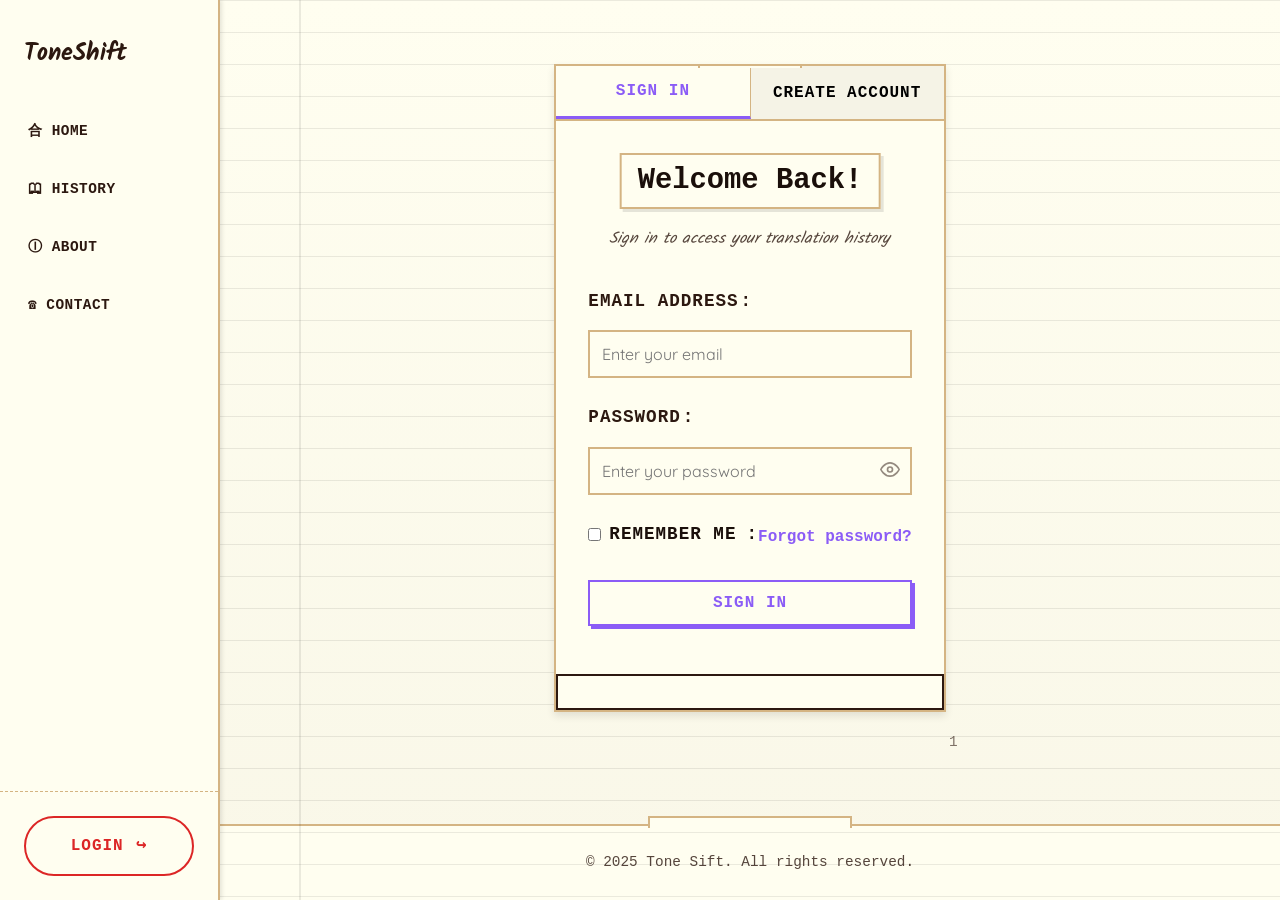
<file: frontend/index.html>
<!DOCTYPE html>
<html lang="en">
<head>
    <meta charset="UTF-8">
    <meta name="viewport" content="width=device-width, initial-scale=1.0">
    <title>Gen-Z to Formal Translator</title>
    <link href="https://fonts.googleapis.com/css2?family=Comfortaa:wght@300;400;700&family=Kalam:wght@300;400;700&family=Quicksand:wght@300;400;600&display=swap" rel="stylesheet">
    <link rel="stylesheet" href="styles.css">
    <script>
        try {
            const storage = JSON.parse(localStorage.getItem('genzTranslator') || '{}');
            const user = storage.user;
            if (user && user.loggedIn) {
                document.addEventListener('DOMContentLoaded', () => {
                    const navProfileName = document.querySelector('.profile-name');
                    if (navProfileName) {
                        navProfileName.textContent = user.name || 'User Name';
                    }
                    const navProfileImage = document.querySelector('.profile-image-nav');
                    if (navProfileImage) {
                        navProfileImage.textContent = (user.name || user.email || 'U').charAt(0).toUpperCase();
                    }
                });
            }
        } catch (e) {
            // ignore
        }
    </script>
</head>
<body>
<nav class="navbar">
    <div class="nav-container">
        <div class="logo">
            <h1 class="brand">
                <svg width="28" height="28" viewBox="0 0 24 24" fill="none" xmlns="http://www.w3.org/2000/svg" aria-hidden="true">
                    <circle cx="12" cy="12" r="10" fill="#8b5cf6" opacity="0.18"/>
                    <path d="M8 12c1.2-2 3.8-3 6-2" stroke="#8b5cf6" stroke-width="1.6" stroke-linecap="round" stroke-linejoin="round"/>
                    <path d="M8 15c1.6-.5 3.4-.5 5 0" stroke="#7c5cff" stroke-width="1.6" stroke-linecap="round" stroke-linejoin="round"/>
                </svg>
                <span>ToneShift</span>
            </h1>
        </div>
        <ul class="nav-menu">
            <li><a href="index.html"> 𖠿 Home</a></li>
            <li><a href="history.html"> 🕮 History</a></li>
            <li><a href="about.html"> ⓘ About</a></li>
            <li><a href="contact.html"> ☎ Contact</a></li>
            <!-- Profile section in nav -->
            <li class="profile-nav">
                <div class="profile-section-nav">
                    <a href="profile.html" class="profile-nav-item">
                        <div class="profile-image-nav">U</div>
                        <div class="profile-text-nav">
                            <div class="profile-name">User Name</div>
                        </div>
                    </a>
                </div>
            </li>
        </ul>

        <!-- login/logout button -->
        <div class="navbar-bottom">
             <a href="login.html" class="logout-btn" id="auth-link">🔐 Login</a>
        </div>
    </div>
</nav>

    <main class="container">
        <div class="hero-section">
            <h2 class="hero-title">Transform Your Slang Here ! </h2>
            <p class="hero-subtitle">Make your messages corporate-ready, academic, or formal in seconds</p>
        </div>

        <div class="translator-box">
            <div class="input-section">
                <label for="input-text">Enter Gen-Z Text:</label>
                <textarea id="input-text" placeholder="Type your Gen-Z slang here... e.g., 'no cap, that presentation was fire!'"></textarea>
                <div class="tone-selector">
                    <label for="tone-select">Translation Tone:</label>
                    <select id="tone-select">
                        <option value="corporate">Corporate</option>
                        <option value="academic">Academic</option>
                        <option value="formal">Formal</option>
                    </select>
                </div>
                <button id="translate-btn" class="btn-primary">Translate Now</button>
            </div>

            <div class="output-section">
                <label for="output-text">Translated Text:</label>
                <textarea id="output-text" readonly placeholder="Your professional translation will appear here..."></textarea>
                <div class="action-buttons">
                    <button id="copy-btn" class="btn-secondary">Copy</button>
                    <button id="clear-btn" class="btn-secondary">Clear</button>
                    <button id="save-btn" class="btn-secondary">Save to History</button>
                </div>
            </div>
        </div>

        <div id="toast-container"></div>
        
        <div class="examples-section">
            <h3>Popular Translations</h3>
            <div class="examples-grid">
                <div class="example-card">
                    <div class="example-genz">"That's cap, bro!"</div>
                    <div class="example-formal">"That assertion is inaccurate, my colleague."</div>
                </div>
                <div class="example-card">
                    <div class="example-genz">"This is giving main character energy"</div>
                    <div class="example-formal">"This demonstrates exceptional leadership qualities"</div>
                </div>
                <div class="example-card">
                    <div class="example-genz">"No cap, this is fire!"</div>
                    <div class="example-formal">"I must admit, this is exceptionally impressive"</div>
                </div>
            </div>
        </div>  
    </main>

    <footer>
        <p>&copy; 2025 Gen-Z Translator. All rights reserved.</p>
    </footer>

    <script src="script.js"></script>
</body>
</html>
</file>
<file: frontend/styles.css>
/* styles.css - Notebook Style */
:root {
    /* Notebook color palette */
    --paper-color: #fffef0;
    --line-color: #e8e6d9;
    --line-color-dark: rgba(0,0,0,0.08);
    --margin-color: #f5f3e6;
    --text-color: #2c1810;
    --heading-color: #1a0f0a;
    --primary-color: #8b5cf6;
    --secondary-color: #6d28d9;
    --accent-color: #f59e0b;
    --border-color: #d4b483;
    --shadow-color: rgba(0, 0, 0, 0.1);
    --red-pen: #dc2626;
    --blue-pen: #2563eb;
    --green-pen: #059669;
    --nav-width: 220px;
    --nav-collapsed-width: 56px;
}

* {
    margin: 0;
    padding: 0;
    box-sizing: border-box;
}

body {
    font-family: 'Kalam', cursive;
    background: linear-gradient(to bottom, var(--paper-color) 0%, #f9f7e8 100%);
    color: var(--text-color);
    line-height: 1.8;
    min-height: 100vh;
    display: flex;
    flex-direction: column;
    position: relative;
}

/* Notebook Lines Background */
body::before {
    content: '';
    position: fixed;
    top: 0;
    left: 0;
    right: 0;
    bottom: 0;
    background-image: 
        linear-gradient(90deg, transparent 79px, var(--line-color-dark) 79px, var(--line-color-dark) 81px, transparent 81px),
        linear-gradient(var(--line-color-dark) 1px, transparent 1px);
    background-size: 100% 2rem, 100% 2rem;
    background-position: 0 0, 0 2rem;
    pointer-events: none;
    z-index: 1;
}

/* Random Doodles */
body::after {
    content: '✨';
    position: fixed;
    top: 15%;
    left: 10%;
    font-size: 2rem;
    opacity: 0.3;
    pointer-events: none;
    z-index: 1;
    animation: float 6s ease-in-out infinite;
}

/* .doodle-1::before {
    content: '🌟';
    position: fixed;
    top: 25%;
    right: 15%;
    font-size: 1.5rem;
    opacity: 0.4;
    pointer-events: none;
    z-index: 1;
    animation: float 8s ease-in-out infinite reverse;
}

.doodle-2::before {
    content: '💫';
    position: fixed;
    top: 60%;
    left: 5%;
    font-size: 1.8rem;
    opacity: 0.3;
    pointer-events: none;
    z-index: 1;
    animation: float 7s ease-in-out infinite;
}

.doodle-3::before {
    content: '⭐';
    position: fixed;
    top: 45%;
    right: 8%;
    font-size: 1.2rem;
    opacity: 0.5;
    pointer-events: none;
    z-index: 1;
    animation: float 9s ease-in-out infinite reverse;
}

.doodle-4::before {
    content: '✏️';
    position: fixed;
    top: 75%;
    left: 20%;
    font-size: 1.4rem;
    opacity: 0.3;
    pointer-events: none;
    z-index: 1;
    animation: float 5s ease-in-out infinite;
}

.doodle-5::before {
    content: '📝';
    position: fixed;
    top: 35%;
    right: 25%;
    font-size: 1.6rem;
    opacity: 0.4;
    pointer-events: none;
    z-index: 1;
    animation: float 10s ease-in-out infinite reverse;
} */

@keyframes float {
    0%, 100% { transform: translateY(0px); }
    50% { transform: translateY(-10px); }
}

.container {
    max-width: 1200px;
    margin: 0 auto;
    padding: 2rem;
    padding-left: calc(2rem + var(--nav-width)); /* Account for navbar width */
    position: relative;
    z-index: 2;
    flex: 1;
}

/* Notebook Margin */
.container::before {
    content: '';
    position: absolute;
    left: 0;
    top: 0;
    bottom: 0;
    width: 60px;
    background-color: var(--margin-color);
    border-right: 2px solid var(--border-color);
    z-index: -1;
}

/* Page Numbers */
.container::after {
    content: '1';
    position: absolute;
    left: 20px;
    bottom: 20px;
    font-size: 0.9rem;
    color: var(--text-color);
    opacity: 0.6;
    font-family: 'Courier New', monospace;
}

/* Notebook Navigation */
.navbar {
    background: var(--paper-color);
    border-right: 2px solid var(--border-color);
    box-shadow: 2px 0 4px var(--shadow-color);
    position: fixed;
    left: 0;
    top: 0;
    bottom: 0;
    width: var(--nav-width);
    z-index: 1000;
    margin-bottom: 0;
    border-radius: 0;
    padding: 0;
    display: flex;
    flex-direction: column;
    justify-content: space-between;
    height: 100vh;
    overflow: hidden;
}


.navbar-bottom {
    position: absolute;
    bottom: 0;
    left: 0;
    width: 100%;
    padding: 1.5rem;
    border-top: 1px dashed var(--border-color);
    background: var(--paper-color);
}


.nav-container {
    flex-direction: column;
    padding: 2rem 0;
    height: auto;
    align-items: flex-start;
    padding-bottom: 100px;
}


.brand {
    margin-bottom: 2rem;
    padding: 0 1.5rem;
    width: 100%;
    justify-content: flex-start;
}

.brand::before {
    margin-right: 0.5rem;
    font-size: 1.2rem;
}

.brand svg {
    display: none; /* Hide original SVG for notebook style */
}

.nav-menu {
    display: flex;
    flex-direction: column;
    list-style: none;
    gap: 0.5rem;
    align-items: stretch;
    width: 100%;
    padding: 0;
}

.nav-menu li {
    width: 100%;
}

.nav-menu a {
    text-decoration: none;
    color: var(--text-color);
    font-weight: 600;
    padding: 0.75rem 1.5rem;
    border-radius: 0;
    transition: all 0.3s ease;
    position: relative;
    font-family: 'Courier New', monospace;
    font-size: 0.9rem;
    text-transform: uppercase;
    letter-spacing: 0.5px;
    width: 100%;
    display: block;
    border-left: 4px solid transparent;
    border-right: none;
}

.nav-menu a:hover {
    color: var(--primary-color);
    background-color: var(--margin-color);
    border-left: 4px solid var(--primary-color);
    text-decoration: none;
    transform: translateX(5px);
}

.nav-menu a.active {
    background-color: var(--primary-color);
    color: white;
    box-shadow: none;
    border-left: 4px solid var(--accent-color);
}

.nav-menu a.active::after {
    content: '▶';
    position: absolute;
    right: 15px;
    top: 50%;
    transform: translateY(-50%);
    font-size: 0.8rem;
}

.logout-btn {
    display: flex;
    align-items: center;
    justify-content: center;
    gap: 0.5rem;
    width: 100%;
    padding: 0.75rem 1.5rem;
    background-color: transparent;
    border: 2px solid var(--red-pen);
    border-radius: 50px; 
    color: var(--red-pen);
    font-family: 'Courier New', monospace;
    font-weight: bold;
    text-transform: uppercase;
    letter-spacing: 1px;
    cursor: pointer;
    transition: all 0.3s ease;
    text-decoration: none;
    position: relative;
    overflow: hidden;
}

.logout-btn::before {
    content: '';
    position: absolute;
    top: 0;
    left: 0;
    right: 0;
    bottom: 0;
    background-color: var(--red-pen);
    opacity: 0;
    transition: opacity 0.3s ease;
    z-index: 1;
    border-radius: 50px;
}

.logout-btn span {
    position: relative;
    z-index: 2;
}

.logout-btn::after {
    content: '↪';
    margin-left: 0.25rem;
    font-size: 1.1rem;
    position: relative;
    z-index: 2;
}

.logout-btn:hover {
    color: white;
    transform: translateY(-2px);
    box-shadow: 0 4px 12px rgba(220, 38, 38, 0.3);
}

.logout-btn:hover::before {
    opacity: 1;
}


.logout-btn:active {
    transform: translateY(0);
    box-shadow: 0 2px 6px rgba(220, 38, 38, 0.3);
}

.login-btn {
    border-radius: 50px; 
    margin-top: 0;
    width: 100%;
    border: 2px solid var(--accent-color);
    color: white;
    background-color: var(--accent-color);
}

.login-btn:hover {
    transform: translateY(-2px);
    box-shadow: 0 4px 12px rgba(245, 158, 11, 0.3);
}

.container {
    max-width: 1200px;
    margin: 0 auto;
    padding: 2rem;
    padding-left: calc(2rem + var(--nav-width)); 
    position: relative;
    z-index: 2;
    flex: 1;
}

.container::before {
    display: none;
}


body::before {
    content: '';
    position: fixed;
    top: 0;
    left: var(--nav-width); 
    right: 0;
    bottom: 0;
    background-image: 
        linear-gradient(90deg, transparent 79px, var(--line-color-dark) 79px, var(--line-color-dark) 81px, transparent 81px),
        linear-gradient(var(--line-color-dark) 1px, transparent 1px);
    background-size: 100% 2rem, 100% 2rem;
    background-position: 0 0, 0 2rem;
    pointer-events: none;
    z-index: 1;
}


.container::after {
    content: '1';
    position: absolute;
    right: 20px;
    bottom: 20px;
    left: auto;
    font-size: 0.9rem;
    color: var(--text-color);
    opacity: 0.6;
    font-family: 'Courier New', monospace;
}

/* Hero Section - Notebook Title */

.hero-section {
    text-align: center;
    padding: 3rem 0;
    margin-bottom: 2rem;
    position: relative;
    background: transparent;
    z-index: 2;
}

.hero-section::before {
    display: none; 
}

.hero-title {
    font-family: 'Kalam', cursive;
    font-size: 3rem;
    color: var(--heading-color);
    margin-bottom: 1rem;
    position: relative;
    display: inline-block;
    text-transform: uppercase;
    letter-spacing: 2px;
    background: transparent;
}

.hero-title::after {
    content: '';
    position: absolute;
    bottom: -10px;
    left: 50%;
    transform: translateX(-50%);
    width: 200px;
    height: 3px;
    background: var(--primary-color);
}

.hero-subtitle {
    font-size: 1.25rem;
    color: var(--text-color);
    max-width: 600px;
    margin: 0 auto;
    font-style: italic;
    opacity: 0.8;
    background: transparent;
}


/* Notebook Paper for Translator Box */
.translator-box {
    display: grid;
    grid-template-columns: 1fr 1fr;
    gap: 2rem;
    background: var(--paper-color);
    border: 2px solid var(--border-color);
    box-shadow: 
        0 4px 8px var(--shadow-color),
        inset 0 0 20px rgba(212, 180, 131, 0.1);
    padding: 2rem;
    border-radius: 0;
    margin-bottom: 3rem;
    position: relative;
    background-image: 
        linear-gradient(90deg, transparent 39px, var(--line-color) 39px, var(--line-color) 41px, transparent 41px),
        linear-gradient(var(--paper-color) 1px, transparent 1px);
    background-size: 100% 1.8rem;
    background-position: 0 0.5rem;
}

.translator-box::before {
    content: '';
    position: absolute;
    top: 10px;
    left: 10px;
    right: 10px;
    bottom: 10px;
    border: 1px dashed var(--border-color);
    pointer-events: none;
}

.input-section, .output-section {
    display: flex;
    flex-direction: column;
    gap: 1.5rem;
    position: relative;
    z-index: 1;
}

label {
    font-weight: bold;
    color: var(--heading-color);
    font-size: 1.1rem;
    font-family: 'Courier New', monospace;
    text-transform: uppercase;
    letter-spacing: 1px;
    position: relative;
    display: inline-block;
    padding-bottom: 5px;
}

label::after {
    content: ':';
    margin-left: 2px;
}

/* Notebook Text Areas */
textarea {
    width: 100%;
    min-height: 200px;
    padding: 1rem;
    border: 2px solid var(--border-color);
    border-radius: 0;
    font-family: 'Courier New', monospace;
    font-size: 1rem;
    line-height: 1.8;
    resize: vertical;
    background: transparent;
    box-shadow: inset 0 0 5px var(--shadow-color);
    transition: all 0.3s ease;
    position: relative;
}

textarea#input-text {
    background: linear-gradient(to bottom, transparent 0%, transparent 1.8rem, var(--line-color) 1.8rem);
    background-size: 100% 1.8rem;
    background-attachment: local;
}

textarea:focus {
    outline: none;
    border-color: var(--primary-color);
    box-shadow: 
        inset 0 0 5px var(--shadow-color),
        0 0 0 2px rgba(139, 92, 246, 0.1);
}

.tone-selector {
    display: flex;
    flex-direction: column;
    gap: 0.5rem;
}

select {
    padding: 0.75rem;
    border: 2px solid var(--border-color);
    border-radius: 0;
    font-family: 'Courier New', monospace;
    font-size: 1rem;
    background: var(--paper-color);
    cursor: pointer;
    appearance: none;
    background-image: url("data:image/svg+xml,%3Csvg xmlns='http://www.w3.org/2000/svg' width='16' height='16' fill='%238b5cf6' viewBox='0 0 16 16'%3E%3Cpath d='M7.247 11.14L2.451 5.658C1.885 5.013 2.345 4 3.204 4h9.592a1 1 0 0 1 .753 1.659l-4.796 5.48a1 1 0 0 1-1.506 0z'/%3E%3C/svg%3E");
    background-repeat: no-repeat;
    background-position: right 0.75rem center;
    background-size: 16px 12px;
    padding-right: 2.5rem;
}

/* Notebook Buttons - Like Pen Strokes */
.btn-primary, .btn-secondary, .btn-danger {
    padding: 0.75rem 1.5rem;
    border: 2px solid var(--border-color);
    border-radius: 0;
    font-family: 'Courier New', monospace;
    font-weight: bold;
    font-size: 1rem;
    cursor: pointer;
    transition: all 0.2s ease;
    position: relative;
    letter-spacing: 1px;
    text-transform: uppercase;
}

.btn-primary {
    background-color: var(--paper-color);
    color: var(--primary-color);
    border-color: var(--primary-color);
    box-shadow: 3px 3px 0 var(--primary-color);
}

.btn-primary:hover {
    transform: translate(-1px, -1px);
    box-shadow: 4px 4px 0 var(--primary-color);
}

.btn-primary:active {
    transform: translate(2px, 2px);
    box-shadow: 1px 1px 0 var(--primary-color);
}

.btn-secondary {
    background-color: var(--paper-color);
    color: var(--accent-color);
    border-color: var(--accent-color);
    box-shadow: 3px 3px 0 var(--accent-color);
}

.btn-secondary:hover {
    transform: translate(-1px, -1px);
    box-shadow: 4px 4px 0 var(--accent-color);
}

.btn-danger {
    background-color: var(--paper-color);
    color: var(--red-pen);
    border-color: var(--red-pen);
    box-shadow: 3px 3px 0 var(--red-pen);
}

.btn-full {
    width: 100%;
}


.btn-success {
    background-color: #10b981 !important;
    color: white !important;
    border-color: #10b981 !important;
    transition: all 0.3s ease;
}

.btn-success:hover {
    background-color: #059669 !important;
}

/* Toast notifications */
.toast {
    position: fixed;
    right: 20px;
    bottom: 24px;
    background: #111827;
    color: #fff;
    padding: 0.6rem 1rem;
    border-radius: 6px;
    box-shadow: 0 8px 24px rgba(0,0,0,0.2);
    opacity: 0;
    transform: translateY(8px);
    transition: opacity 0.25s ease, transform 0.25s ease;
    z-index: 2000;
    font-family: 'Courier New', monospace;
    font-size: 0.95rem;
}

.toast.show {
    opacity: 1;
    transform: translateY(0);
}

.toast.toast-success {
    background: #10b981;
    color: white;
}

.toast.toast-error {
    background: #f97316;
    color: white;
}

/* Button saved / error states */
.btn-secondary.saved {
    background: #10b981;
    color: white;
    border-color: #059669;
    box-shadow: none;
    transform: translateY(0);
}

.btn-secondary.error {
    background: #f97316;
    color: white;
    border-color: #c2410c;
}

.inline-save-msg {
    margin-left: 0.75rem;
    font-family: 'Courier New', monospace;
    color: #065f46;
    font-weight: bold;
    align-self: center;
}

.inline-save-msg.inline-error {
    color: #7c2d12;
}

/* Success state utility (used by script.js as 'btn-success') */
.btn-success {
    background: #10b981 !important;
    color: #ffffff !important;
    border-color: #059669 !important;
    box-shadow: none !important;
    transform: translateY(0) !important;
}

/* Ensure the success color is visible even when the button is disabled */
.btn-success:disabled, .btn-secondary.btn-success:disabled {
    opacity: 1 !important;
    cursor: default;
}

/* Small transition to make the change feel responsive */
.btn-primary, .btn-secondary, .btn-success, .btn-danger {
    transition: background-color 0.12s ease, color 0.12s ease, transform 0.08s ease;
}

.action-buttons {
    display: flex;
    gap: 1rem;
    margin-top: 1rem;
}

/* Examples Section - Like Notebook Examples */
.examples-section {
    margin-bottom: 3rem;
    position: relative;
    padding: 2rem;
    background: var(--paper-color);
    border: 2px solid var(--border-color);
    box-shadow: 0 4px 8px var(--shadow-color);
}

.examples-section::before {
    content: 'EXAMPLES';
    position: absolute;
    top: -12px;
    left: 20px;
    background: var(--paper-color);
    padding: 0 10px;
    font-family: 'Courier New', monospace;
    font-weight: bold;
    color: var(--primary-color);
    text-transform: uppercase;
    letter-spacing: 2px;
}

.examples-section h3 {
    font-family: 'Kalam', cursive;
    font-size: 1.8rem;
    color: var(--heading-color);
    margin-bottom: 1.5rem;
    text-align: center;
    text-decoration: underline;
    text-decoration-style: double;
    text-decoration-color: var(--accent-color);
}

.examples-grid {
    display: grid;
    grid-template-columns: repeat(auto-fit, minmax(300px, 1fr));
    gap: 1.5rem;
}

.example-card {
    background: var(--paper-color);
    border: 1px dashed var(--border-color);
    padding: 1.5rem;
    position: relative;
    min-height: 120px;
}

.example-card::before {
    content: '→';
    position: absolute;
    left: -10px;
    top: 50%;
    transform: translateY(-50%);
    color: var(--primary-color);
    font-weight: bold;
    font-size: 1.2rem;
}

.example-genz {
    font-weight: bold;
    color: var(--blue-pen);
    margin-bottom: 0.5rem;
    font-size: 1.1rem;
    font-family: 'Courier New', monospace;
    border-bottom: 1px dotted var(--border-color);
    padding-bottom: 0.5rem;
}

.example-formal {
    color: var(--text-color);
    font-style: normal;
    font-family: 'Georgia', serif;
    line-height: 1.6;
}

/* About Page - Notebook Pages */
.about-section, .contact-section, .history-header, .profile-section, .auth-container {
    padding: 2rem 0;
    position: relative;
}

.about-section h2, .contact-section h2, .history-header h2, .profile-section h2, .auth-container h2 {
    font-family: 'Kalam', cursive;
    font-size: 2.2rem;
    color: var(--heading-color);
    margin-bottom: 2rem;
    text-align: center;
    position: relative;
    display: inline-block;
    left: 50%;
    transform: translateX(-50%);
    padding: 0 1rem;
    background: var(--paper-color);
    border: 2px solid var(--border-color);
    box-shadow: 3px 3px 0 var(--shadow-color);
}

.about-content, .contact-container {
    display: grid;
    gap: 2rem;
}

.about-card, .info-card {
    background: var(--paper-color);
    border: 2px solid var(--border-color);
    padding: 2rem;
    position: relative;
    box-shadow: 2px 2px 0 var(--shadow-color);
}

.about-card::before, .info-card::before {
    content: '';
    position: absolute;
    top: -10px;
    left: 20px;
    width: 40px;
    height: 10px;
    background: var(--paper-color);
    border: 2px solid var(--border-color);
    border-bottom: none;
}

.about-card h3 {
    color: var(--primary-color);
    margin-bottom: 1rem;
    font-size: 1.5rem;
    font-family: 'Kalam', cursive;
    text-transform: uppercase;
    letter-spacing: 1px;
    border-bottom: 2px solid var(--accent-color);
    padding-bottom: 0.5rem;
}

.features-list {
    list-style: none;
    padding-left: 1.5rem;
}

.features-list li {
    padding: 0.5rem 0;
    border-bottom: 1px dotted var(--border-color);
    position: relative;
    font-family: 'Courier New', monospace;
}

.features-list li::before {
    content: '✓';
    position: absolute;
    left: -1.5rem;
    color: var(--green-pen);
    font-weight: bold;
}

.features-list li:last-child {
    border-bottom: none;
}

/* Contact Page - Form on Notebook */
.contact-subtitle {
    text-align: center;
    color: var(--text-color);
    margin-bottom: 2rem;
    font-size: 1.1rem;
    font-style: italic;
    opacity: 0.8;
}

.contact-info {
    display: flex;
    flex-direction: row;
    gap: 1.5rem;
    margin-bottom: 1.25rem;
    /* Keep cards on a single horizontal line and allow scrolling if viewport is too narrow */
    flex-wrap: nowrap;
    overflow-x: auto;
    -webkit-overflow-scrolling: touch;
    padding-bottom: 0.5rem;
}

.info-card {
    text-align: center;
    /* Keep a consistent card width so cards sit in a single row */
    min-width: 250px;
    flex: 0 0 250px;
}

.info-icon {
    font-size: 2.5rem;
    margin-bottom: 1rem;
    display: inline-block;
    background: var(--accent-color);
    color: white;
    width: 60px;
    height: 60px;
    line-height: 60px;
    border-radius: 50%;
    border: 2px solid var(--border-color);
    box-shadow: 2px 2px 0 var(--shadow-color);
}

.info-card h3 {
    color: var(--primary-color);
    margin-bottom: 0.5rem;
    font-family: 'Kalam', cursive;
    font-size: 1.2rem;
    text-transform: uppercase;
    letter-spacing: 1px;
}

/* Contact Form - Like Notebook Form */
.contact-form {
    background: var(--paper-color);
    border: 2px solid var(--border-color);
    padding: 2rem;
    position: relative;
    box-shadow: 0 4px 8px var(--shadow-color);
}

.contact-form::before {
    content: '';
    position: absolute;
    top: -15px;
    left: 50%;
    transform: translateX(-50%);
    width: 100px;
    height: 15px;
    background: var(--paper-color);
    border: 2px solid var(--border-color);
    border-bottom: none;
}

.form-group {
    margin-bottom: 1.5rem;
}

.form-group label {
    display: block;
    margin-bottom: 0.5rem;
    font-weight: bold;
    color: var(--heading-color);
    font-family: 'Courier New', monospace;
    text-transform: uppercase;
    letter-spacing: 1px;
}

.form-group input, .form-group textarea {
    width: 100%;
    padding: 0.75rem;
    border: 2px solid var(--border-color);
    border-radius: 0;
    font-family: 'Courier New', monospace;
    font-size: 1rem;
    background: transparent;
    transition: all 0.3s ease;
}

.form-group input:focus, .form-group textarea:focus {
    outline: none;
    border-color: var(--primary-color);
    box-shadow: 0 0 0 2px rgba(139, 92, 246, 0.1);
}

/* History Page - Notebook List */
.history-header {
    display: flex;
    flex-direction: column;
    align-items: flex-start;
    gap: 1rem;
    margin-bottom: 2rem;
    position: relative;
}

.clear-all-btn {
    padding: 0.75rem 1.5rem;
    border: 2px solid var(--red-pen);
    border-radius: 8px;
    font-family: 'Courier New', monospace;
    font-weight: bold;
    font-size: 1rem;
    cursor: pointer;
    transition: all 0.3s ease;
    position: relative;
    letter-spacing: 1px;
    text-transform: uppercase;
    background-color: var(--paper-color);
    color: var(--red-pen);
    display: flex;
    align-items: center;
    gap: 0.5rem;
    white-space: nowrap;
    min-width: 140px;
    justify-content: center;
}

.clear-all-btn::before {
    content: '🗑️';
    font-size: 1.1rem;
}

.clear-all-btn:hover {
    background-color: var(--red-pen);
    color: white;
    transform: translateY(-2px);
    box-shadow: 0 6px 12px rgba(220, 38, 38, 0.3);
}

.clear-all-btn:active {
    transform: translateY(0);
    box-shadow: 0 2px 4px rgba(0, 0, 0, 0.2);
}

.clear-all-btn:disabled {
    opacity: 0.5;
    cursor: not-allowed;
    transform: none;
    background-color: var(--paper-color);
    color: var(--text-color);
    border-color: var(--border-color);
}

.clear-all-btn:disabled:hover {
    background-color: var(--paper-color);
    color: var(--text-color);
    box-shadow: none;
    transform: none;
}


.history-controls {
    display: flex;
    gap: 1rem;
    align-items: center;
    margin-left: 20px;
}

.filter-select {
    padding: 0.75rem 1.5rem;
    border: 2px solid var(--border-color);
    border-radius: 8px;
    background-color: var(--paper-color);
    font-family: 'Courier New', monospace;
    font-size: 1rem;
    color: var(--text-color);
    cursor: pointer;
    transition: all 0.3s ease;
    box-shadow: 2px 2px 0 var(--shadow-color);
}

.filter-select:hover {
    border-color: var(--primary-color);
    box-shadow: 2px 2px 0 var(--primary-color);
    transform: translateY(-1px);
}

.filter-select:focus {
    outline: none;
    border-color: var(--primary-color);
    box-shadow: 0 0 0 2px rgba(139, 92, 246, 0.2);
}

.history-container {
    display: grid;
    gap: 1rem;
}

.clear-all-container {
    display: flex;
    justify-content: center;
    margin: 2rem 0;
    padding-bottom: 1rem;
}

.history-item {
    background: var(--paper-color);
    border: 2px solid var(--border-color);
    padding: 2.5rem;
    position: relative;
    box-shadow: 2px 2px 0 var(--shadow-color);
    transition: all 0.3s ease;
}

.history-item:hover {
    transform: translateX(5px);
    box-shadow: 5px 5px 0 var(--primary-color);
}

.history-item::before {
    content: '📝';
    position: absolute;
    left: -15px;
    top: 50%;
    transform: translateY(-50%);
    background: var(--paper-color);
    border: 2px solid var(--border-color);
    width: 30px;
    height: 30px;
    display: flex;
    align-items: center;
    justify-content: center;
    border-radius: 50%;
}

.history-original {
    color: var(--blue-pen);
    font-weight: bold;
    margin-bottom: 0.5rem;
    font-family: 'Courier New', monospace;
    font-size: 1.2rem;
}

.history-translated {
    color: var(--text-color);
    margin-bottom: 0.5rem;
    font-family: 'Georgia', serif;
    line-height: 1.6;
    border-left: 3px solid var(--accent-color);
    padding-left: 1rem;
    margin-left: 1rem;
}

.history-meta {
    display: flex;
    justify-content: space-between;
    color: var(--text-color);
    font-size: 1rem;
    opacity: 0.7;
    font-family: 'Courier New', monospace;
    margin-top: 1rem;
    padding-top: 0.5rem;
    border-top: 1px dashed var(--border-color);
}

.empty-state {
    text-align: center;
    padding: 3rem;
    background: var(--paper-color);
    border: 2px dashed var(--border-color);
    color: var(--text-color);
    font-family: 'Courier New', monospace;
    font-size: 1.1rem;
    position: relative;
}

.empty-state::before {
    content: '📄';
    font-size: 3rem;
    display: block;
    margin-bottom: 1rem;
    opacity: 0.5;
}

/* Auth Pages - Login Notebook */
.auth-container {
    max-width: 500px;
    margin: 0 auto;
}

.auth-box {
    background: var(--paper-color);
    border: 2px solid var(--border-color);
    box-shadow: 0 4px 8px var(--shadow-color);
    border-radius: 0;
    overflow: hidden;
    position: relative;
}

.auth-box::before {
    content: '';
    position: absolute;
    top: -10px;
    left: 50%;
    transform: translateX(-50%);
    width: 100px;
    height: 10px;
    background: var(--paper-color);
    border: 2px solid var(--border-color);
    border-bottom: none;
}

.auth-tabs {
    display: flex;
    background: var(--margin-color);
    border-bottom: 2px solid var(--border-color);
}

.auth-tab {
    flex: 1;
    padding: 1rem;
    background: none;
    border: none;
    font-family: 'Courier New', monospace;
    font-size: 1rem;
    font-weight: bold;
    cursor: pointer;
    text-transform: uppercase;
    letter-spacing: 1px;
    transition: all 0.3s ease;
    border-right: 1px solid var(--border-color);
}

.auth-tab:last-child {
    border-right: none;
}

.auth-tab.active {
    background-color: var(--paper-color);
    color: var(--primary-color);
    border-bottom: 3px solid var(--primary-color);
}

.form-container {
    padding: 2rem;
    display: none;
    background: var(--paper-color);
}

.form-container.active {
    display: block;
}

.form-container h2 {
    font-family: 'Courier New', monospace;
    font-size: 1.8rem;
    color: var(--heading-color);
    margin-bottom: 1rem;
    text-align: center;
}

.auth-subtitle {
    text-align: center;
    color: var(--text-color);
    margin-bottom: 2rem;
    font-style: italic;
    opacity: 0.8;
}

.password-field {
    position: relative;
}

.password-field input {
    width: 100%;
    padding-right: 3rem;
}

.toggle-password-btn {
    position: absolute;
    right: 0.75rem;
    top: 50%;
    transform: translateY(-50%);
    background: none;
    border: none;
    cursor: pointer;
    color: var(--text-color);
    opacity: 0.5;
    transition: opacity 0.3s ease;
}

.toggle-password-btn:hover {
    opacity: 1;
}

.form-options {
    display: flex;
    justify-content: space-between;
    align-items: center;
    margin-bottom: 1.5rem;
    font-family: 'Courier New', monospace;
}

.checkbox-label {
    display: flex;
    align-items: center;
    gap: 0.5rem;
    cursor: pointer;
}

.forgot-link {
    color: var(--primary-color);
    text-decoration: none;
    font-weight: bold;
}

.forgot-link:hover {
    text-decoration: underline;
}

.message {
    margin-top: 1rem;
    padding: 1rem;
    text-align: center;
    font-family: 'Courier New', monospace;
    font-weight: bold;
    border: 2px solid;
}

.message.success {
    background-color: #d1fae5;
    color: var(--green-pen);
    border-color: var(--green-pen);
}

.message.error {
    background-color: #fee2e2;
    color: var(--red-pen);
    border-color: var(--red-pen);
}

/* Profile Page - Student Notebook */
.profile-header {
    display: flex;
    align-items: center;
    gap: 2rem;
    margin-bottom: 2rem;
    background: var(--paper-color);
    border: 2px solid var(--border-color);
    box-shadow: 3px 3px 0 var(--shadow-color);
    padding: 2rem;
    position: relative;
}

.profile-header::before {
    content: 'STUDENT ID';
    position: absolute;
    top: -12px;
    left: 20px;
    background: var(--paper-color);
    padding: 0 10px;
    font-family: 'Courier New', monospace;
    font-weight: bold;
    color: var(--primary-color);
    text-transform: uppercase;
    letter-spacing: 2px;
}

.avatar-circle {
    width: 80px;
    height: 80px;
    background-color: var(--primary-color);
    border-radius: 50%;
    display: flex;
    align-items: center;
    justify-content: center;
    font-size: 2rem;
    color: white;
    font-weight: bold;
    border: 3px solid var(--border-color);
    box-shadow: 2px 2px 0 var(--shadow-color);
}

.profile-stats {
    display: grid;
    grid-template-columns: repeat(auto-fit, minmax(200px, 1fr));
    gap: 1.5rem;
    margin-bottom: 2rem;
}

.stat-card {
    background: var(--paper-color);
    border: 2px solid var(--border-color);
    padding: 1.5rem;
    border-radius: 0;
    text-align: center;
    box-shadow: 2px 2px 0 var(--shadow-color);
}

.stat-number {
    font-size: 2.5rem;
    font-weight: bold;
    color: var(--primary-color);
    margin-bottom: 0.5rem;
    font-family: 'Courier New', monospace;
    text-shadow: 1px 1px 0 var(--shadow-color);
}

.stat-label {
    font-family: 'Courier New', monospace;
    text-transform: uppercase;
    letter-spacing: 1px;
    color: var(--text-color);
    font-size: 0.9rem;
}

.profile-content {
    display: grid;
    grid-template-columns: 2fr 1fr;
    gap: 2rem;
}

.profile-section-card {
    background: var(--paper-color);
    border: 2px solid var(--border-color);
    padding: 2rem;
    border-radius: 0;
    box-shadow: 2px 2px 0 var(--shadow-color);
    position: relative;
}

.profile-section-card h3 {
    color: var(--primary-color);
    margin-bottom: 1.5rem;
    font-family: 'Kalam', cursive;
    text-transform: uppercase;
    letter-spacing: 1px;
    border-bottom: 2px solid var(--accent-color);
    padding-bottom: 0.5rem;
}

.info-row {
    display: flex;
    justify-content: space-between;
    padding: 0.75rem 0;
    border-bottom: 1px dotted var(--border-color);
    font-family: 'Courier New', monospace;
}

.info-row:last-child {
    border-bottom: none;
}

.info-label {
    font-weight: bold;
    color: var(--text-color);
}

.info-value {
    color: var(--text-color);
    font-weight: normal;
}

/* Footer - Notebook Footer */
footer {
    background: var(--paper-color);
    border-top: 2px solid var(--border-color);
    padding: 1.5rem;
    text-align: center;
    margin-top: 3rem;
    position: relative;
    font-family: 'Courier New', monospace;
    font-size: 0.9rem;
    margin-left: var(--nav-width); /* Push footer to the right of vertical nav */
}


footer::before {
    content: '';
    position: absolute;
    top: -10px;
    left: 50%;
    transform: translateX(-50%);
    width: 200px;
    height: 10px;
    background: var(--paper-color);
    border: 2px solid var(--border-color);
    border-bottom: none;
}

footer p {
    color: var(--text-color);
    opacity: 0.8;
}

.profile-section-nav {
    margin-top: auto;
    padding: 1.5rem;
    border-top: 2px solid var(--border-color);
    width: 100%;
    background: linear-gradient(to bottom, #f8f6e9, #f0eee0);
    display: flex;
    align-items: center;
    gap: 1rem;
    transition: all 0.3s ease;
}

.profile-section-nav:hover {
    background: linear-gradient(to bottom, #f0eee0, #e8e6d8);
}

.profile-nav-item {
    display: flex;
    align-items: center;
    gap: 1rem;
    text-decoration: none;
    color: var(--text-color);
    width: 100%;
    padding: 0.5rem;
    border-radius: 8px;
    transition: all 0.3s ease;
    border: 1px solid transparent;
}

.profile-nav-item:hover {
    transform: translateX(5px);
    border-color: var(--primary-color);
    background-color: rgba(139, 92, 246, 0.1);
}

.profile-image-nav {
    width: 60px; /* Increased from 40px */
    height: 60px; /* Increased from 40px */
    border-radius: 50%;
    background: linear-gradient(135deg, var(--primary-color), var(--secondary-color));
    display: flex;
    align-items: center;
    justify-content: center;
    color: white;
    font-weight: bold;
    font-size: 1.5rem; /* Larger font size */
    border: 3px solid var(--border-color);
    box-shadow: 2px 2px 8px var(--shadow-color);
    transition: all 0.3s ease;
    flex-shrink: 0; /* Prevent icon from shrinking */
}

.profile-nav-item:hover .profile-image-nav {
    transform: scale(1.1);
    border-color: var(--primary-color);
    box-shadow: 3px 3px 12px var(--shadow-color);
}

.profile-text-nav {
    font-family: 'Courier New', monospace;
    font-size: 0.95rem;
    min-width: 0; /* Allow text to shrink */
    flex: 1; /* Take remaining space */
}


.profile-name {
    font-weight: bold;
    color: var(--heading-color);
    font-size: 1rem;
    white-space: nowrap;
    overflow: hidden;
    text-overflow: ellipsis;
    display: block;
}

/* Responsive Design */
@media (max-width: 768px) {
    :root {
        --nav-width: 0px;
    }
    .navbar {
        position: static;
        width: 100%;
        height: auto;
        border-right: none;
        border-bottom: 2px solid var(--border-color);
    }
    
    .nav-container {
        flex-direction: row;
        padding: 1rem;
    }
    
    .brand {
        margin-bottom: 0;
    }
    
    .nav-menu {
        display: none; /* You might want to create a hamburger menu for mobile */
    }

    /* show hamburger and allow toggling the nav menu */
    .nav-toggle {
        display: block;
        position: absolute;
        right: 1rem;
        top: 0.9rem;
        z-index: 1100;
    }

    .nav-menu.open {
        display: flex;
        flex-direction: column;
        gap: 0.5rem;
        position: absolute;
        left: 0;
        top: 100%;
        width: 100%;
        background: var(--paper-color);
        padding: 1rem;
        border-bottom: 2px solid var(--border-color);
        box-shadow: 0 6px 18px rgba(0,0,0,0.08);
    }

    .nav-menu.open a {
        padding: 0.75rem 1rem;
        border-left: none;
    }
    
    .container {
        padding-left: calc(2rem + var(--nav-width));
        padding-right: 2rem;
    }

    /* Responsive tweaks */
    .hero-title {
        font-size: 2rem;
    }

    .translator-box {
        grid-template-columns: 1fr;
        gap: 1rem;
        padding: 1rem;
    }

    textarea {
        min-height: 140px;
    }
    
    body::before {
        left: var(--nav-width);
    }
    
    footer {
        margin-left: var(--nav-width);
    }
}

/* Spiral binding should be on vertical nav */
.navbar::after {
    content: '';
    position: absolute;
    right: -10px;
    top: 0;
    bottom: 0;
    width: 10px;
    background: repeating-linear-gradient(
        to bottom,
        var(--border-color),
        var(--border-color) 5px,
        transparent 5px,
        transparent 10px
    );
    z-index: 3;
    pointer-events: none;
}

/* Decorative elements for vertical nav */
.navbar::before {
    content: '';
    position: absolute;
    top: 0;
    left: 0;
    right: 0;
    height: 30px;
    background: linear-gradient(to bottom, 
        var(--paper-color),
        transparent
    );
    z-index: 2;
}

/* Logo decoration */
.brand::after {
    content: '';
    position: absolute;
    bottom: -10px;
    left: 1.5rem;
    right: 1.5rem;
    height: 2px;
    background: linear-gradient(90deg, 
        transparent,
        var(--primary-color),
        transparent
    );
}

/* Handwritten Effect for Some Text */
@import url('https://fonts.googleapis.com/css2?family=Gochi+Hand&display=swap');

.handwritten {
    font-family: 'Gochi Hand', cursive;
    font-size: 1.1em;
}

#tone-select {
    width: 100%;
    padding: 0.9rem 1rem;
    border-radius: 12px;
    border: 2px solid #d6c6ff;
    background: #ffffff;
    font-family: 'Comfortaa', cursive;
    font-size: 1rem;
    transition: all 0.2s ease;
}

#tone-select:focus {
    border-color: #8b5cf6;
    box-shadow: 0 0 0 3px rgba(139, 92, 246, 0.15);
}

/* Delete button styling for history cards */
.delete-btn {
    padding: 0.25rem 0.5rem;
    font-size: 0.8rem;
    border-radius: 3px;
    box-shadow: 2px 2px 0 var(--red-pen);
    position: absolute;
    top: 0.5rem;
    right: 0.5rem;
}

/* Modal styles */
.modal {
    display: none;
    position: fixed;
    z-index: 1000;
    left: 0;
    top: 0;
    width: 100%;
    height: 100%;
    align-items: center;
    justify-content: center;
}

.modal-overlay {
    position: absolute;
    top: 0;
    left: 0;
    width: 100%;
    height: 100%;
    background-color: rgba(0, 0, 0, 0.5);
}

.modal-content {
    background-color: var(--paper-color);
    padding: 2rem;
    border: 2px solid var(--border-color);
    width: 90%;
    max-width: 400px;
    box-shadow: 5px 5px 0 var(--shadow-color);
    position: relative;
    z-index: 1001;
}

.modal-content h3 {
    margin-top: 0;
    color: var(--text-color);
    font-family: 'Comfortaa', cursive;
}

.form-group {
    margin-bottom: 1.5rem;
}

.form-group label {
    display: block;
    margin-bottom: 0.5rem;
    font-weight: bold;
    color: var(--text-color);
}

.form-group input {
    width: 100%;
    padding: 0.75rem;
    border: 2px solid var(--border-color);
    background: var(--paper-color);
    font-family: 'Quicksand', sans-serif;
    font-size: 1rem;
    box-sizing: border-box;
}

.password-input-container {
    position: relative;
    display: flex;
    align-items: center;
}

.password-input-container input {
    padding-right: 3rem;
}

.toggle-password {
    position: absolute;
    right: 0.5rem;
    background: none;
    border: none;
    cursor: pointer;
    padding: 0.25rem;
    color: var(--text-color);
    opacity: 0.7;
    transition: opacity 0.2s;
}

.toggle-password:hover {
    opacity: 1;
}

.eye-icon {
    width: 1.5rem;
    height: 1.5rem;
}

.password-hint {
    display: block;
    margin-top: 0.25rem;
    font-size: 0.8rem;
    color: var(--text-color);
    opacity: 0.7;
}

.password-requirements {
    margin-top: 0.5rem;
}

.requirement {
    display: flex;
    align-items: center;
    font-size: 0.8rem;
    margin-bottom: 0.25rem;
    color: var(--text-color);
    opacity: 0.7;
}

.requirement .check {
    margin-right: 0.5rem;
    font-weight: bold;
}

.requirement.valid {
    color: var(--primary-color);
}

.requirement.valid .check {
    color: var(--primary-color);
}

.requirement.valid .check::before {
    content: '✓';
}

.requirement.invalid .check {
    color: var(--red-pen);
}

.requirement.invalid .check::before {
    content: '✗';
}

.error-message {
    background-color: #fee;
    border: 1px solid #fcc;
    color: #c33;
    padding: 0.75rem;
    border-radius: 4px;
    margin-bottom: 1rem;
    font-size: 0.9rem;
    white-space: pre-line;
}

.modal-buttons {
    display: flex;
    gap: 1rem;
    justify-content: flex-end;
}

.modal.show {
    display: flex;
}

/* Mobile nav toggle (hidden by default) */
.nav-toggle {
    display: none;
    background: none;
    border: none;
    font-size: 1.6rem;
    padding: 0.5rem 0.75rem;
    cursor: pointer;
    color: var(--text-color);
}

.nav-toggle.open {
    color: var(--primary-color);
}

/* Collapsed desktop nav styles */
.navbar.collapsed {
    width: var(--nav-collapsed-width);
}

.navbar.collapsed .brand span {
    display: none;
}

.navbar.collapsed .nav-menu {
    display: none;
}

.nav-mini {
    display: none;
}

@media (min-width: 769px) {
    .nav-mini {
        display: flex;
        align-items: center;
        justify-content: center;
        width: 36px;
        height: 36px;
        margin: 0.75rem auto;
        border-radius: 6px;
        background: linear-gradient(135deg, var(--paper-color), #f5f4ea);
        border: 1px solid var(--border-color);
        cursor: pointer;
        font-size: 1.1rem;
        color: var(--text-color);
    }

    .navbar.expanded {
        width: var(--nav-width);
    }
}

/* Toast container */
#toast-container {
    position: fixed;
    top: 20px;
    right: 20px;
    z-index: 9999;
    display: flex;
    flex-direction: column;
    gap: 10px;
}

/* Toast */
.toast {
    min-width: 250px;
    padding: 12px 16px;
    border-radius: 10px;
    font-size: 14px;
    font-weight: 500;
    color: white;
    box-shadow: 0 8px 20px rgba(0,0,0,0.15);
    opacity: 0;
    transform: translateX(100%);
    animation: slideIn 0.4s forwards;
}

/* Types */
.toast.success {
    background: linear-gradient(135deg, #10b981, #059669);
}

.toast.warning {
    background: linear-gradient(135deg, #f59e0b, #d97706);
}

.toast.error {
    background: linear-gradient(135deg, #ef4444, #dc2626);
}

/* Animation */
@keyframes slideIn {
    to {
        opacity: 1;
        transform: translateX(0);
    }
}

@keyframes slideOut {
    to {
        opacity: 0;
        transform: translateX(100%);
    }
}
</file>
